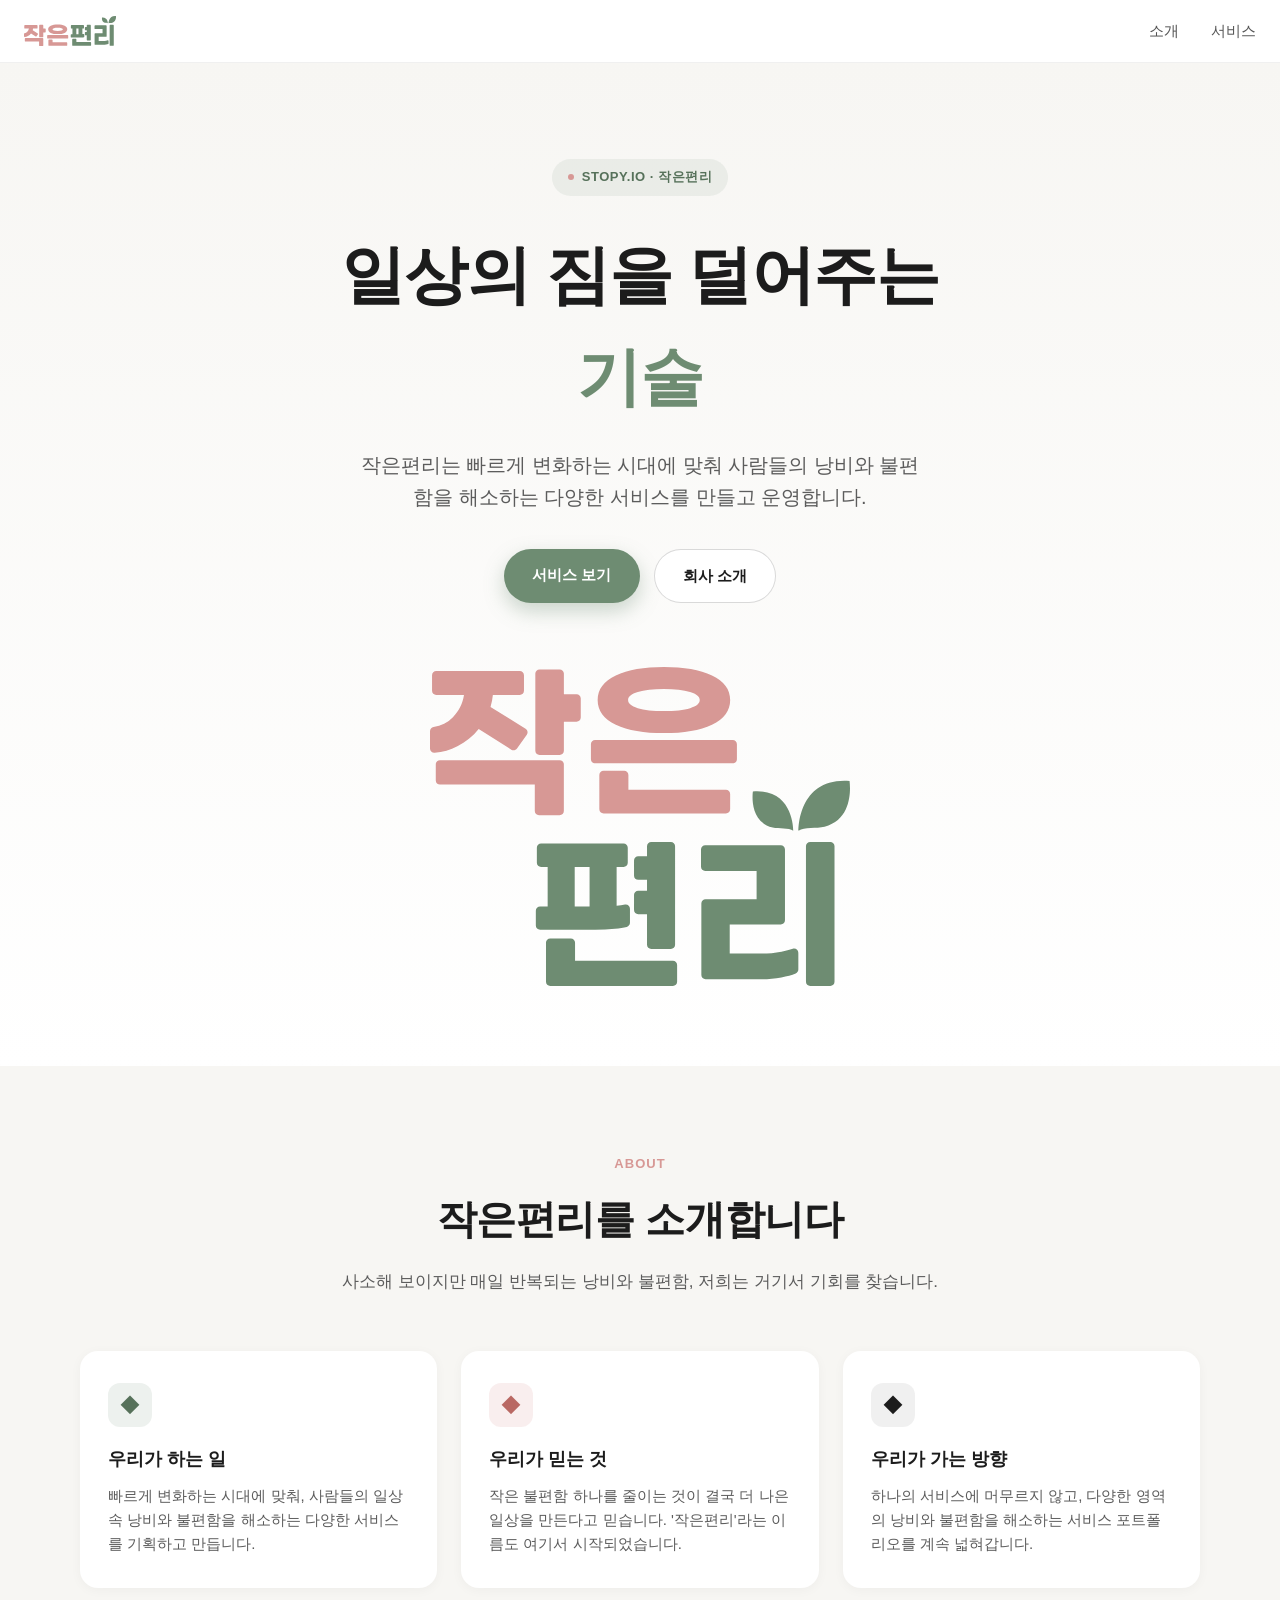
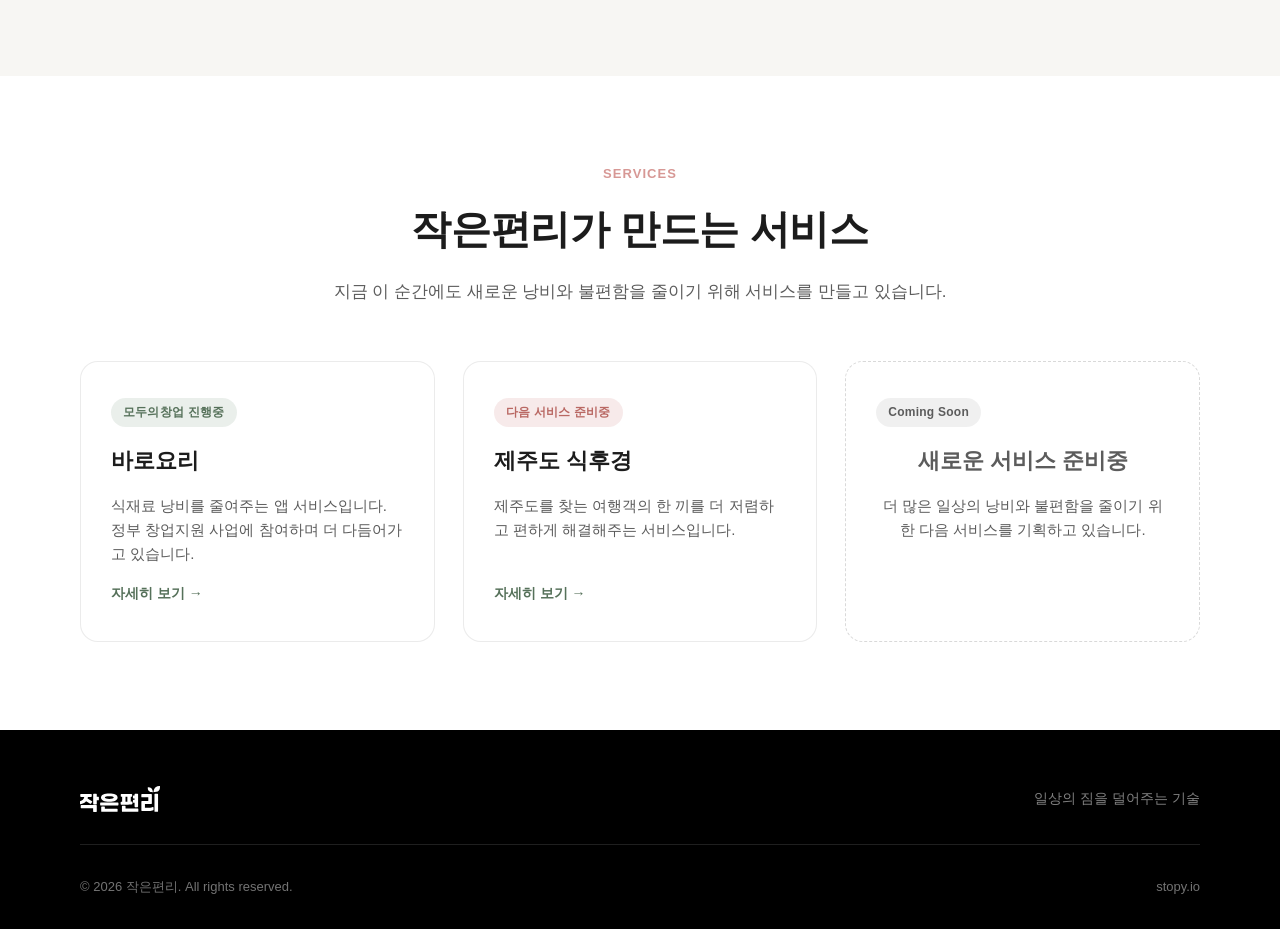
<file: index.html>
<!DOCTYPE html>
<html lang="ko">
<head>
<meta charset="UTF-8" />
<meta name="viewport" content="width=device-width, initial-scale=1.0" />
<title>작은편리 — 일상의 짐을 덜어주는 기술</title>
<meta name="description" content="작은편리는 빠르게 변화하는 시대에 맞춰 사람들의 낭비와 불편함을 해소하는 다양한 서비스를 만들고 운영하는 회사입니다." />
<link rel="icon" type="image/svg+xml" href="/assets/logo-vertical.svg" />
<link rel="stylesheet" href="/styles.css" />
</head>
<body>

<header>
  <div class="nav">
    <a href="/#top">
      <img class="logo" src="/assets/logo-horizontal.svg" alt="작은편리 로고" />
    </a>
    <nav class="nav-links" id="navLinks">
      <a href="#about">소개</a>
      <a href="#services">서비스</a>
    </nav>
    <button class="menu-toggle" id="menuToggle" aria-label="메뉴 열기">
      <span></span><span></span><span></span>
    </button>
  </div>
</header>

<main id="top">
  <section class="hero">
    <div class="eyebrow">STOPY.IO · 작은편리</div>
    <h1>일상의 짐을 덜어주는<br /><span class="accent">기술</span></h1>
    <p>작은편리는 빠르게 변화하는 시대에 맞춰 사람들의 낭비와 불편함을 해소하는
      다양한 서비스를 만들고 운영합니다.</p>
    <div class="hero-actions">
      <a class="btn btn-primary" href="#services">서비스 보기</a>
      <a class="btn btn-secondary" href="#about">회사 소개</a>
    </div>
    <img class="hero-logo" src="/assets/logo-vertical.svg" alt="작은편리" />
  </section>

  <section class="about" id="about">
    <div class="section-head">
      <div class="section-label">About</div>
      <h2>작은편리를 소개합니다</h2>
      <p>사소해 보이지만 매일 반복되는 낭비와 불편함, 저희는 거기서 기회를 찾습니다.</p>
    </div>
    <div class="about-grid">
      <div class="about-card">
        <div class="icon">◆</div>
        <h3>우리가 하는 일</h3>
        <p>빠르게 변화하는 시대에 맞춰, 사람들의 일상 속 낭비와 불편함을 해소하는
          다양한 서비스를 기획하고 만듭니다.</p>
      </div>
      <div class="about-card">
        <div class="icon">◆</div>
        <h3>우리가 믿는 것</h3>
        <p>작은 불편함 하나를 줄이는 것이 결국 더 나은 일상을 만든다고 믿습니다.
          '작은편리'라는 이름도 여기서 시작되었습니다.</p>
      </div>
      <div class="about-card">
        <div class="icon">◆</div>
        <h3>우리가 가는 방향</h3>
        <p>하나의 서비스에 머무르지 않고, 다양한 영역의 낭비와 불편함을 해소하는
          서비스 포트폴리오를 계속 넓혀갑니다.</p>
      </div>
    </div>
  </section>

  <section class="services" id="services">
    <div class="section-head">
      <div class="section-label">Services</div>
      <h2>작은편리가 만드는 서비스</h2>
      <p>지금 이 순간에도 새로운 낭비와 불편함을 줄이기 위해 서비스를 만들고 있습니다.</p>
    </div>
    <div class="services-grid">
      <a class="service-card" href="/baroyori/">
        <span class="service-tag tag-green">모두의창업 진행중</span>
        <h3>바로요리</h3>
        <p>식재료 낭비를 줄여주는 앱 서비스입니다. 정부 창업지원 사업에 참여하며
          더 다듬어가고 있습니다.</p>
        <span class="service-more">자세히 보기 →</span>
      </a>
      <a class="service-card" href="/jejusikhugyeong/">
        <span class="service-tag tag-rose">다음 서비스 준비중</span>
        <h3>제주도 식후경</h3>
        <p>제주도를 찾는 여행객의 한 끼를 더 저렴하고 편하게 해결해주는
          서비스입니다.</p>
        <span class="service-more">자세히 보기 →</span>
      </a>
      <div class="service-card soon">
        <span class="service-tag tag-soon">Coming Soon</span>
        <h3>새로운 서비스 준비중</h3>
        <p>더 많은 일상의 낭비와 불편함을 줄이기 위한 다음 서비스를 기획하고 있습니다.</p>
      </div>
    </div>
  </section>
</main>

<footer>
  <div class="footer-top">
    <img class="footer-logo" src="/assets/logo-horizontal.svg" alt="작은편리" />
    <div class="footer-tagline">일상의 짐을 덜어주는 기술</div>
  </div>
  <div class="footer-bottom">
    <span>© <span id="year"></span> 작은편리. All rights reserved.</span>
    <span>stopy.io</span>
  </div>
</footer>

<script>
  document.getElementById('year').textContent = new Date().getFullYear();
  const menuToggle = document.getElementById('menuToggle');
  const navLinks = document.getElementById('navLinks');
  menuToggle.addEventListener('click', () => {
    navLinks.classList.toggle('open');
  });
  navLinks.querySelectorAll('a').forEach((link) => {
    link.addEventListener('click', () => navLinks.classList.remove('open'));
  });
</script>

</body>
</html>
</file>
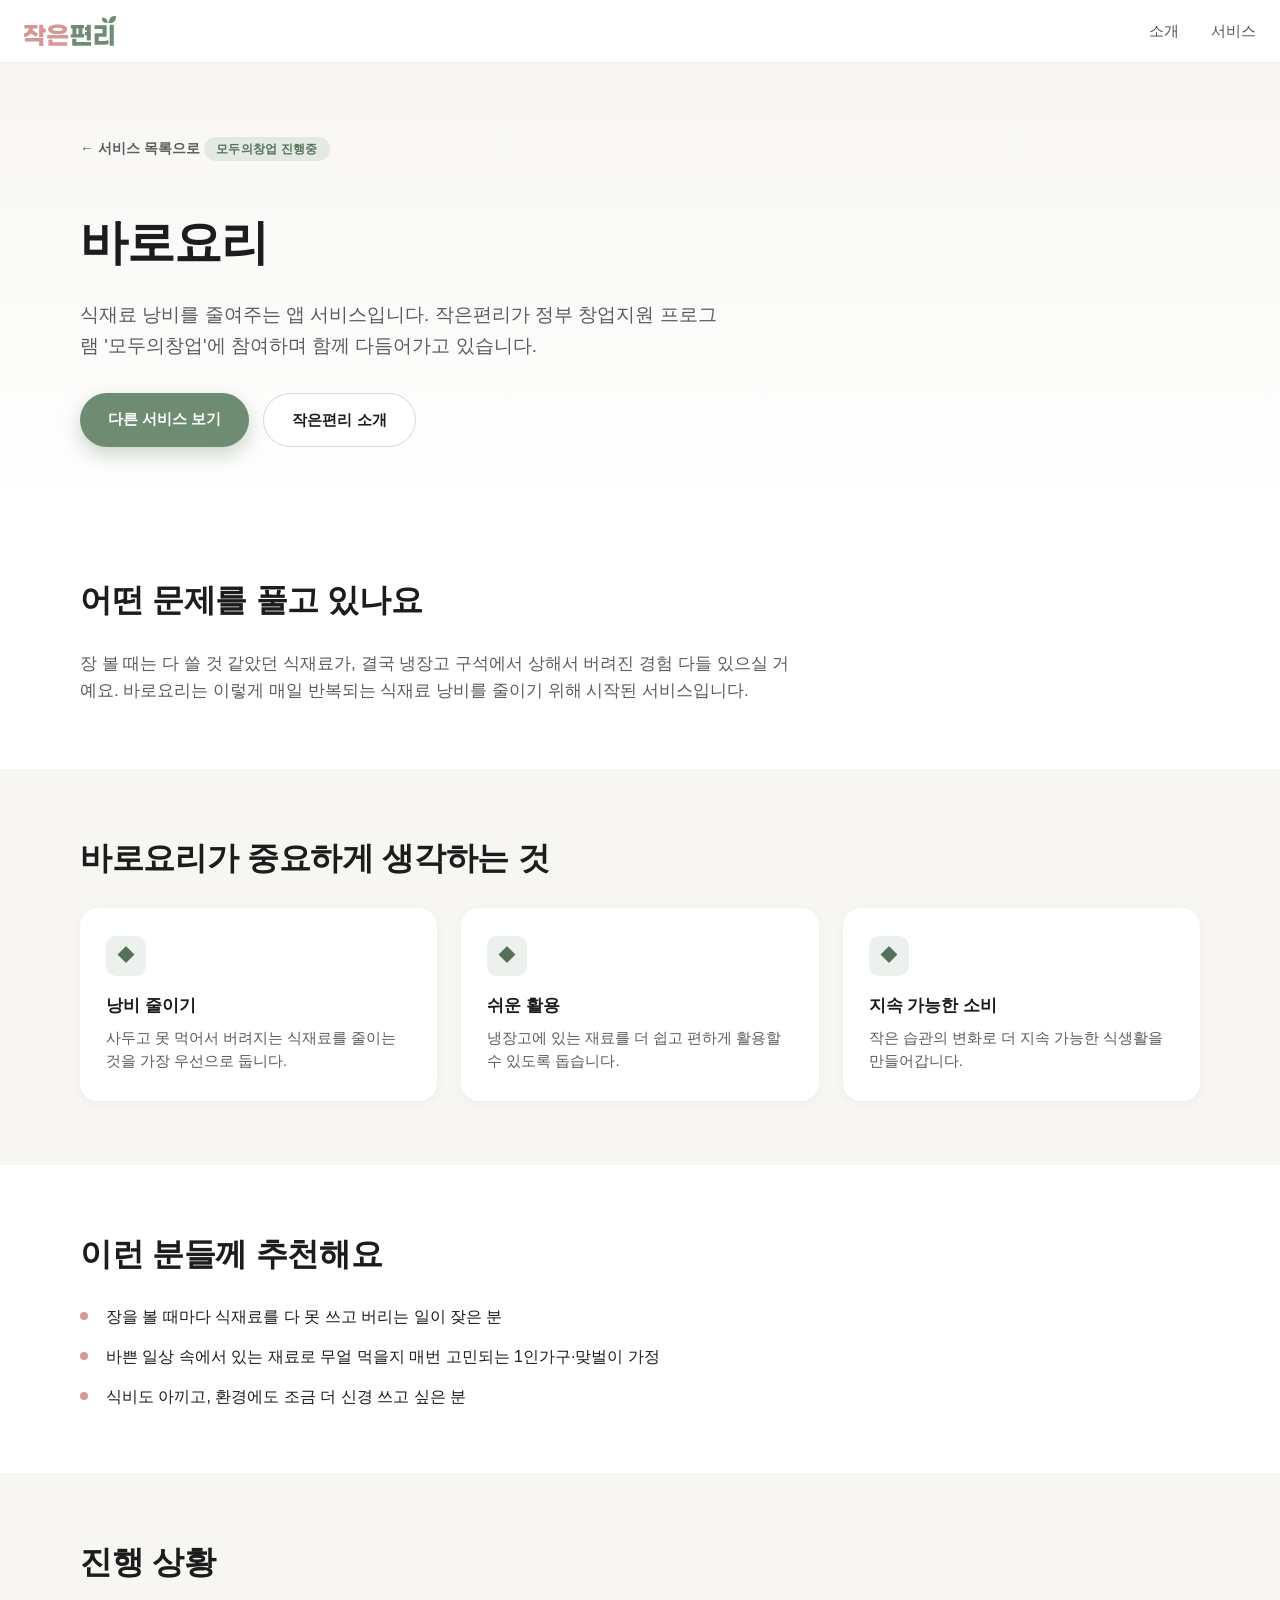
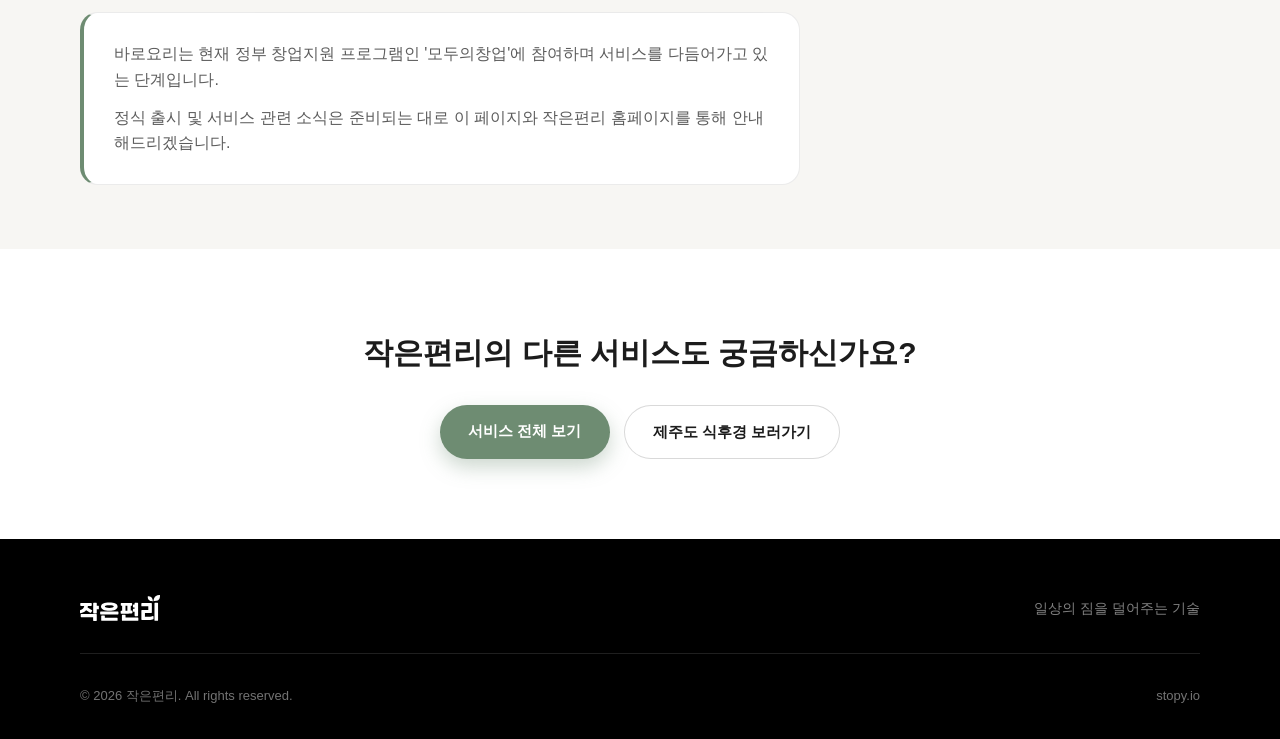
<file: baroyori/index.html>
<!DOCTYPE html>
<html lang="ko">
<head>
<meta charset="UTF-8" />
<meta name="viewport" content="width=device-width, initial-scale=1.0" />
<title>바로요리 — 작은편리</title>
<meta name="description" content="바로요리는 식재료 낭비를 줄여주는 앱 서비스입니다. 작은편리가 모두의창업 프로그램에 참여하며 만들어가고 있습니다." />
<link rel="icon" type="image/svg+xml" href="/assets/logo-vertical.svg" />
<link rel="stylesheet" href="/styles.css" />
</head>
<body>

<header>
  <div class="nav">
    <a href="/#top">
      <img class="logo" src="/assets/logo-horizontal.svg" alt="작은편리 로고" />
    </a>
    <nav class="nav-links" id="navLinks">
      <a href="/#about">소개</a>
      <a href="/#services">서비스</a>
    </nav>
    <button class="menu-toggle" id="menuToggle" aria-label="메뉴 열기">
      <span></span><span></span><span></span>
    </button>
  </div>
</header>

<main id="top">
  <section class="detail-hero">
    <div class="detail-hero-inner">
      <a class="detail-back" href="/#services">← 서비스 목록으로</a>
      <span class="service-tag tag-green">모두의창업 진행중</span>
      <h1>바로요리</h1>
      <p class="lead">식재료 낭비를 줄여주는 앱 서비스입니다. 작은편리가 정부 창업지원
        프로그램 '모두의창업'에 참여하며 함께 다듬어가고 있습니다.</p>
      <div class="detail-hero-actions">
        <a class="btn btn-primary" href="/#services">다른 서비스 보기</a>
        <a class="btn btn-secondary" href="/#about">작은편리 소개</a>
      </div>
    </div>
  </section>

  <section class="detail-section">
    <div class="detail-section-inner">
      <h2>어떤 문제를 풀고 있나요</h2>
      <p class="detail-copy">장 볼 때는 다 쓸 것 같았던 식재료가, 결국 냉장고 구석에서
        상해서 버려진 경험 다들 있으실 거예요. 바로요리는 이렇게 매일 반복되는
        식재료 낭비를 줄이기 위해 시작된 서비스입니다.</p>
    </div>
  </section>

  <section class="detail-section bg-soft">
    <div class="detail-section-inner">
      <h2>바로요리가 중요하게 생각하는 것</h2>
      <div class="value-grid">
        <div class="value-card">
          <div class="icon">◆</div>
          <h3>낭비 줄이기</h3>
          <p>사두고 못 먹어서 버려지는 식재료를 줄이는 것을 가장 우선으로 둡니다.</p>
        </div>
        <div class="value-card">
          <div class="icon">◆</div>
          <h3>쉬운 활용</h3>
          <p>냉장고에 있는 재료를 더 쉽고 편하게 활용할 수 있도록 돕습니다.</p>
        </div>
        <div class="value-card">
          <div class="icon">◆</div>
          <h3>지속 가능한 소비</h3>
          <p>작은 습관의 변화로 더 지속 가능한 식생활을 만들어갑니다.</p>
        </div>
      </div>
    </div>
  </section>

  <section class="detail-section">
    <div class="detail-section-inner">
      <h2>이런 분들께 추천해요</h2>
      <ul class="target-list">
        <li>장을 볼 때마다 식재료를 다 못 쓰고 버리는 일이 잦은 분</li>
        <li>바쁜 일상 속에서 있는 재료로 무얼 먹을지 매번 고민되는 1인가구·맞벌이 가정</li>
        <li>식비도 아끼고, 환경에도 조금 더 신경 쓰고 싶은 분</li>
      </ul>
    </div>
  </section>

  <section class="detail-section bg-soft">
    <div class="detail-section-inner">
      <h2>진행 상황</h2>
      <div class="status-box">
        <p>바로요리는 현재 정부 창업지원 프로그램인 '모두의창업'에 참여하며
          서비스를 다듬어가고 있는 단계입니다.</p>
        <p>정식 출시 및 서비스 관련 소식은 준비되는 대로 이 페이지와 작은편리
          홈페이지를 통해 안내해드리겠습니다.</p>
      </div>
    </div>
  </section>

  <section class="detail-cta">
    <h2>작은편리의 다른 서비스도 궁금하신가요?</h2>
    <div class="hero-actions">
      <a class="btn btn-primary" href="/#services">서비스 전체 보기</a>
      <a class="btn btn-secondary" href="/jejusikhugyeong/">제주도 식후경 보러가기</a>
    </div>
  </section>
</main>

<footer>
  <div class="footer-top">
    <img class="footer-logo" src="/assets/logo-horizontal.svg" alt="작은편리" />
    <div class="footer-tagline">일상의 짐을 덜어주는 기술</div>
  </div>
  <div class="footer-bottom">
    <span>© <span id="year"></span> 작은편리. All rights reserved.</span>
    <span>stopy.io</span>
  </div>
</footer>

<script>
  document.getElementById('year').textContent = new Date().getFullYear();
  const menuToggle = document.getElementById('menuToggle');
  const navLinks = document.getElementById('navLinks');
  menuToggle.addEventListener('click', () => {
    navLinks.classList.toggle('open');
  });
  navLinks.querySelectorAll('a').forEach((link) => {
    link.addEventListener('click', () => navLinks.classList.remove('open'));
  });
</script>

</body>
</html>
</file>
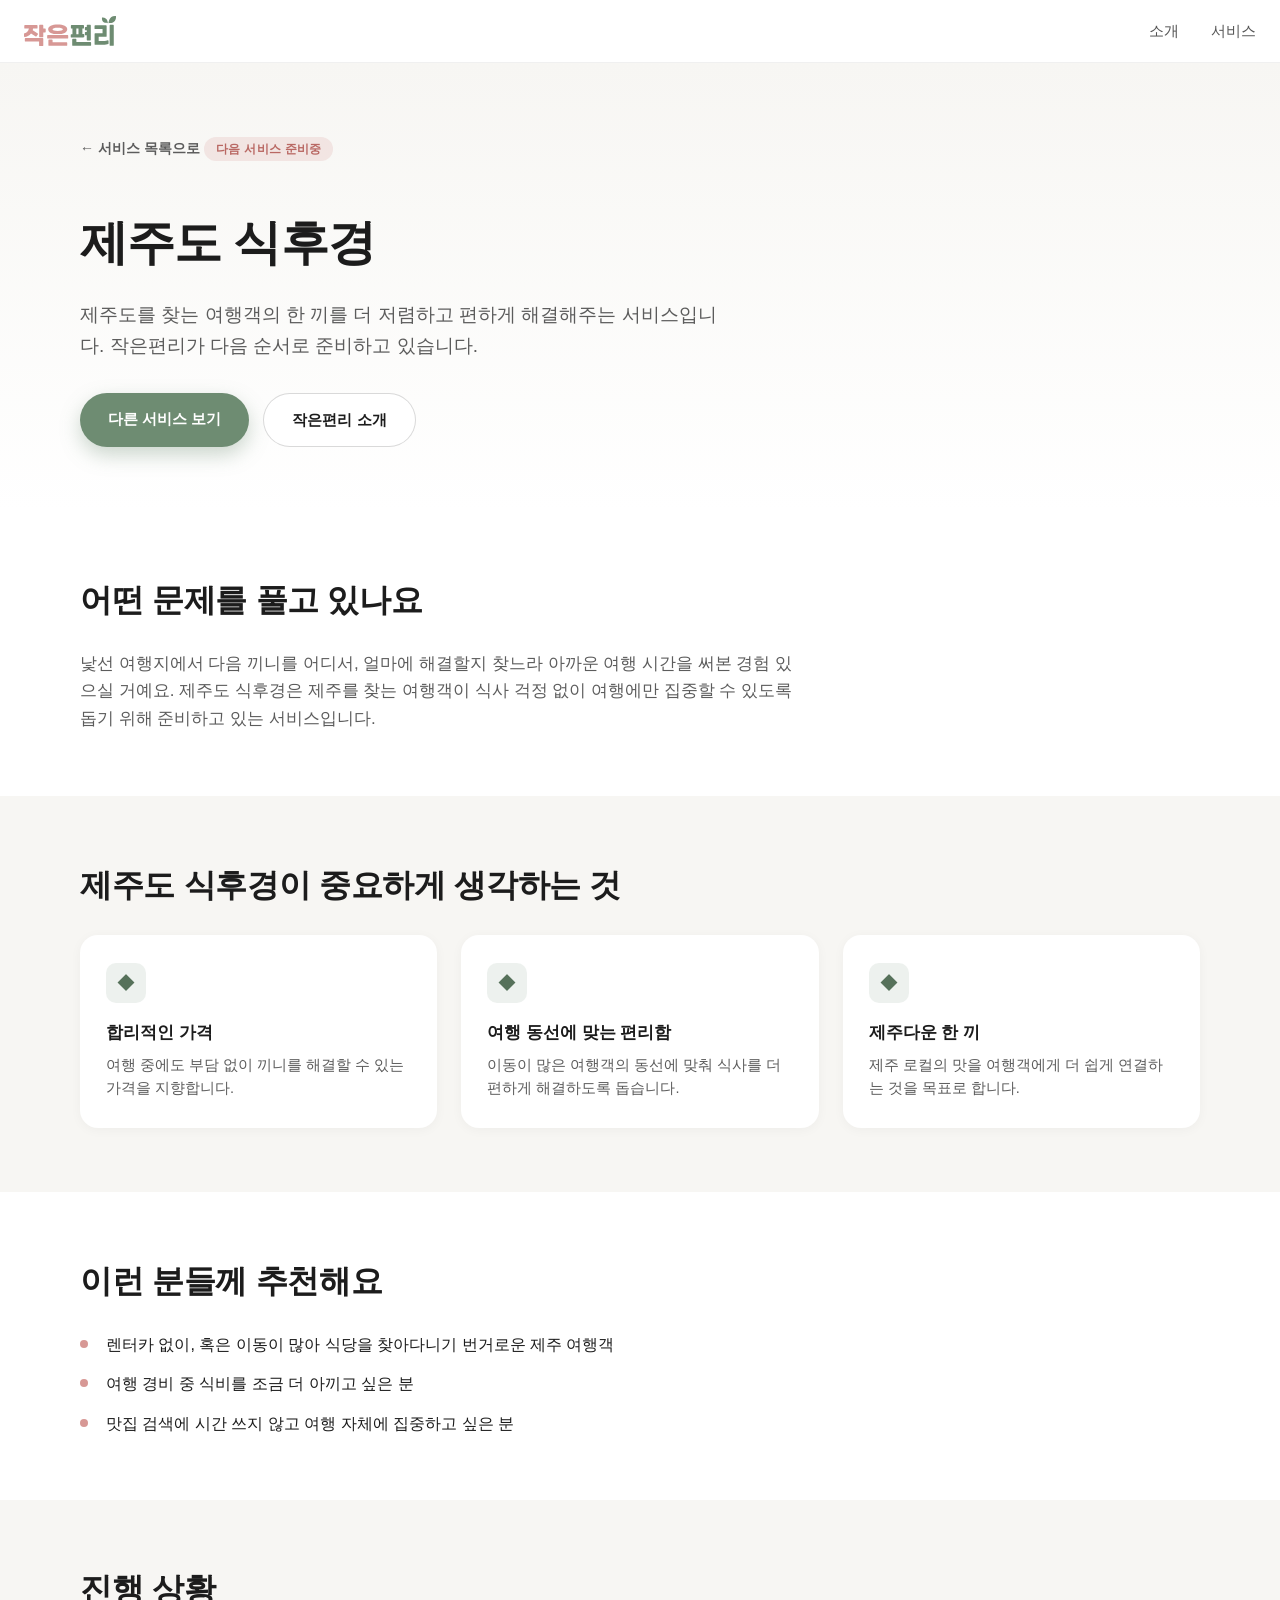
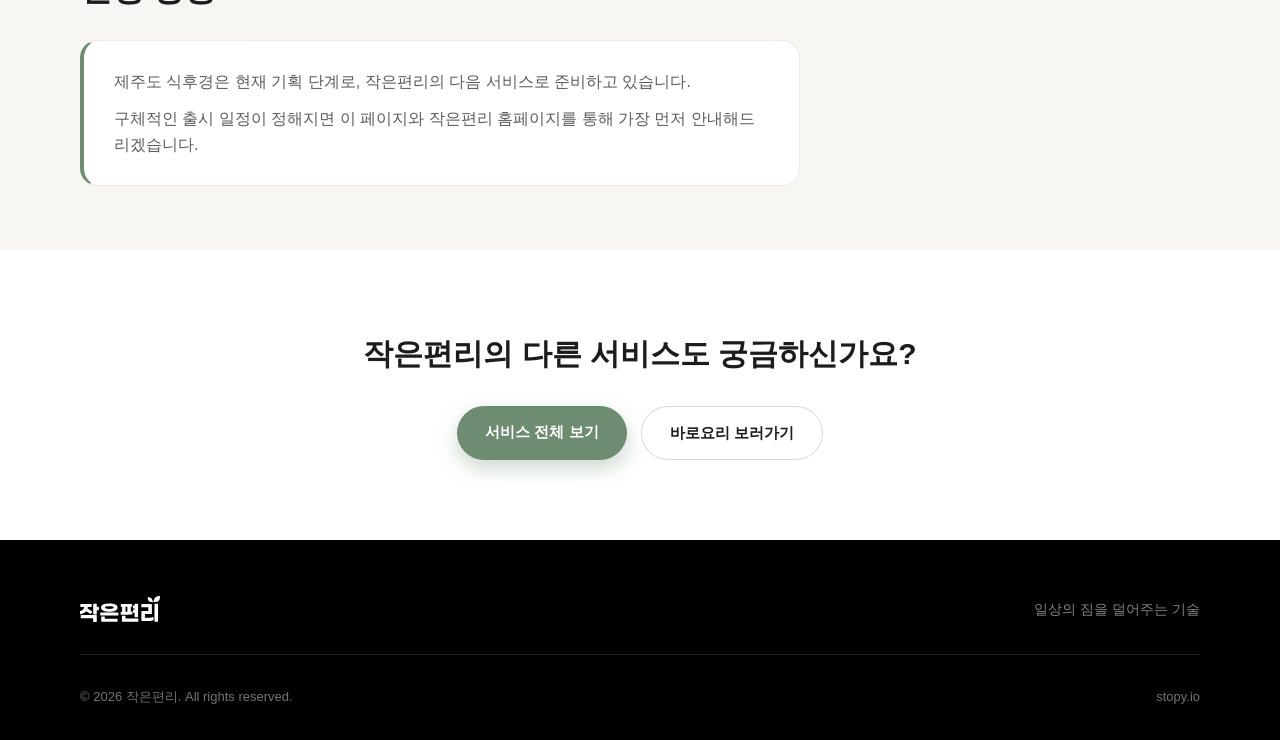
<file: jejusikhugyeong/index.html>
<!DOCTYPE html>
<html lang="ko">
<head>
<meta charset="UTF-8" />
<meta name="viewport" content="width=device-width, initial-scale=1.0" />
<title>제주도 식후경 — 작은편리</title>
<meta name="description" content="제주도 식후경은 제주도를 찾는 여행객의 한 끼를 더 저렴하고 편하게 해결해주는 작은편리의 서비스입니다." />
<link rel="icon" type="image/svg+xml" href="/assets/logo-vertical.svg" />
<link rel="stylesheet" href="/styles.css" />
</head>
<body>

<header>
  <div class="nav">
    <a href="/#top">
      <img class="logo" src="/assets/logo-horizontal.svg" alt="작은편리 로고" />
    </a>
    <nav class="nav-links" id="navLinks">
      <a href="/#about">소개</a>
      <a href="/#services">서비스</a>
    </nav>
    <button class="menu-toggle" id="menuToggle" aria-label="메뉴 열기">
      <span></span><span></span><span></span>
    </button>
  </div>
</header>

<main id="top">
  <section class="detail-hero">
    <div class="detail-hero-inner">
      <a class="detail-back" href="/#services">← 서비스 목록으로</a>
      <span class="service-tag tag-rose">다음 서비스 준비중</span>
      <h1>제주도 식후경</h1>
      <p class="lead">제주도를 찾는 여행객의 한 끼를 더 저렴하고 편하게 해결해주는
        서비스입니다. 작은편리가 다음 순서로 준비하고 있습니다.</p>
      <div class="detail-hero-actions">
        <a class="btn btn-primary" href="/#services">다른 서비스 보기</a>
        <a class="btn btn-secondary" href="/#about">작은편리 소개</a>
      </div>
    </div>
  </section>

  <section class="detail-section">
    <div class="detail-section-inner">
      <h2>어떤 문제를 풀고 있나요</h2>
      <p class="detail-copy">낯선 여행지에서 다음 끼니를 어디서, 얼마에 해결할지
        찾느라 아까운 여행 시간을 써본 경험 있으실 거예요. 제주도 식후경은 제주를
        찾는 여행객이 식사 걱정 없이 여행에만 집중할 수 있도록 돕기 위해
        준비하고 있는 서비스입니다.</p>
    </div>
  </section>

  <section class="detail-section bg-soft">
    <div class="detail-section-inner">
      <h2>제주도 식후경이 중요하게 생각하는 것</h2>
      <div class="value-grid">
        <div class="value-card">
          <div class="icon">◆</div>
          <h3>합리적인 가격</h3>
          <p>여행 중에도 부담 없이 끼니를 해결할 수 있는 가격을 지향합니다.</p>
        </div>
        <div class="value-card">
          <div class="icon">◆</div>
          <h3>여행 동선에 맞는 편리함</h3>
          <p>이동이 많은 여행객의 동선에 맞춰 식사를 더 편하게 해결하도록 돕습니다.</p>
        </div>
        <div class="value-card">
          <div class="icon">◆</div>
          <h3>제주다운 한 끼</h3>
          <p>제주 로컬의 맛을 여행객에게 더 쉽게 연결하는 것을 목표로 합니다.</p>
        </div>
      </div>
    </div>
  </section>

  <section class="detail-section">
    <div class="detail-section-inner">
      <h2>이런 분들께 추천해요</h2>
      <ul class="target-list">
        <li>렌터카 없이, 혹은 이동이 많아 식당을 찾아다니기 번거로운 제주 여행객</li>
        <li>여행 경비 중 식비를 조금 더 아끼고 싶은 분</li>
        <li>맛집 검색에 시간 쓰지 않고 여행 자체에 집중하고 싶은 분</li>
      </ul>
    </div>
  </section>

  <section class="detail-section bg-soft">
    <div class="detail-section-inner">
      <h2>진행 상황</h2>
      <div class="status-box">
        <p>제주도 식후경은 현재 기획 단계로, 작은편리의 다음 서비스로 준비하고
          있습니다.</p>
        <p>구체적인 출시 일정이 정해지면 이 페이지와 작은편리 홈페이지를 통해
          가장 먼저 안내해드리겠습니다.</p>
      </div>
    </div>
  </section>

  <section class="detail-cta">
    <h2>작은편리의 다른 서비스도 궁금하신가요?</h2>
    <div class="hero-actions">
      <a class="btn btn-primary" href="/#services">서비스 전체 보기</a>
      <a class="btn btn-secondary" href="/baroyori/">바로요리 보러가기</a>
    </div>
  </section>
</main>

<footer>
  <div class="footer-top">
    <img class="footer-logo" src="/assets/logo-horizontal.svg" alt="작은편리" />
    <div class="footer-tagline">일상의 짐을 덜어주는 기술</div>
  </div>
  <div class="footer-bottom">
    <span>© <span id="year"></span> 작은편리. All rights reserved.</span>
    <span>stopy.io</span>
  </div>
</footer>

<script>
  document.getElementById('year').textContent = new Date().getFullYear();
  const menuToggle = document.getElementById('menuToggle');
  const navLinks = document.getElementById('navLinks');
  menuToggle.addEventListener('click', () => {
    navLinks.classList.toggle('open');
  });
  navLinks.querySelectorAll('a').forEach((link) => {
    link.addEventListener('click', () => navLinks.classList.remove('open'));
  });
</script>

</body>
</html>
</file>
<file: styles.css>
:root {
  --green: #6e8c72;
  --green-dark: #56715a;
  --rose: #d79895;
  --white: #ffffff;
  --black: #000000;
  --ink: #1c1c1c;
  --muted: #5c5c5c;
  --bg-soft: #f7f6f3;
  --max-width: 1120px;
  --radius: 18px;
}

* {
  box-sizing: border-box;
}

html {
  scroll-behavior: smooth;
}

body {
  margin: 0;
  font-family: "Pretendard", "Apple SD Gothic Neo", "Noto Sans KR", -apple-system,
    BlinkMacSystemFont, "Segoe UI", sans-serif;
  color: var(--ink);
  background: var(--white);
  line-height: 1.6;
  -webkit-font-smoothing: antialiased;
}

img {
  max-width: 100%;
  display: block;
}

a {
  color: inherit;
  text-decoration: none;
}

.wrap {
  max-width: var(--max-width);
  margin: 0 auto;
  padding: 0 24px;
}

/* Header */
header {
  position: sticky;
  top: 0;
  z-index: 50;
  background: rgba(255, 255, 255, 0.9);
  backdrop-filter: saturate(180%) blur(10px);
  border-bottom: 1px solid rgba(0, 0, 0, 0.06);
}

.nav {
  display: flex;
  align-items: center;
  justify-content: space-between;
  padding: 16px 24px;
}

.nav .logo {
  height: 30px;
}

.nav-links {
  display: flex;
  gap: 32px;
  font-size: 15px;
  font-weight: 500;
}

.nav-links a {
  color: var(--ink);
  opacity: 0.75;
  transition: opacity 0.2s ease;
}

.nav-links a:hover {
  opacity: 1;
}

.nav-cta {
  background: var(--green);
  color: var(--white);
  padding: 10px 20px;
  border-radius: 999px;
  font-size: 14px;
  font-weight: 600;
  white-space: nowrap;
}

.menu-toggle {
  display: none;
  background: none;
  border: none;
  cursor: pointer;
  padding: 8px;
}

.menu-toggle span {
  display: block;
  width: 22px;
  height: 2px;
  background: var(--black);
  margin: 5px 0;
  transition: transform 0.2s ease, opacity 0.2s ease;
}

/* Hero */
.hero {
  padding: 96px 24px 80px;
  text-align: center;
  background: linear-gradient(180deg, var(--bg-soft) 0%, var(--white) 100%);
}

.eyebrow {
  display: inline-flex;
  align-items: center;
  gap: 8px;
  font-size: 13px;
  font-weight: 600;
  letter-spacing: 0.04em;
  color: var(--green-dark);
  background: rgba(110, 140, 114, 0.1);
  padding: 8px 16px;
  border-radius: 999px;
  margin-bottom: 28px;
}

.eyebrow::before {
  content: "";
  width: 6px;
  height: 6px;
  border-radius: 50%;
  background: var(--rose);
}

.hero h1 {
  font-size: clamp(36px, 6vw, 64px);
  font-weight: 800;
  letter-spacing: -0.02em;
  margin: 0 0 20px;
}

.hero h1 .accent {
  color: var(--green);
}

.hero p {
  font-size: clamp(16px, 2vw, 20px);
  color: var(--muted);
  max-width: 560px;
  margin: 0 auto 36px;
}

.hero-actions {
  display: flex;
  gap: 14px;
  justify-content: center;
  flex-wrap: wrap;
}

.btn {
  display: inline-block;
  padding: 14px 28px;
  border-radius: 999px;
  font-weight: 600;
  font-size: 15px;
  transition: transform 0.2s ease, box-shadow 0.2s ease;
}

.btn-primary {
  background: var(--green);
  color: var(--white);
  box-shadow: 0 8px 20px rgba(110, 140, 114, 0.35);
}

.btn-primary:hover {
  transform: translateY(-2px);
}

.btn-secondary {
  background: var(--white);
  color: var(--ink);
  border: 1px solid rgba(0, 0, 0, 0.15);
}

.btn-secondary:hover {
  border-color: var(--ink);
}

.hero-logo {
  margin: 64px auto 0;
  max-width: 420px;
}

/* Sections */
section {
  padding: 88px 24px;
}

.section-head {
  text-align: center;
  max-width: 640px;
  margin: 0 auto 56px;
}

.section-label {
  font-size: 13px;
  font-weight: 700;
  letter-spacing: 0.08em;
  text-transform: uppercase;
  color: var(--rose);
  margin-bottom: 12px;
}

.section-head h2 {
  font-size: clamp(28px, 4vw, 40px);
  font-weight: 800;
  letter-spacing: -0.01em;
  margin: 0 0 16px;
}

.section-head p {
  color: var(--muted);
  font-size: 17px;
}

/* About */
.about {
  background: var(--bg-soft);
}

.about-grid {
  display: grid;
  grid-template-columns: repeat(3, 1fr);
  gap: 24px;
  max-width: var(--max-width);
  margin: 0 auto;
}

.about-card {
  background: var(--white);
  border-radius: var(--radius);
  padding: 32px 28px;
  box-shadow: 0 2px 12px rgba(0, 0, 0, 0.04);
}

.about-card .icon {
  width: 44px;
  height: 44px;
  border-radius: 12px;
  display: flex;
  align-items: center;
  justify-content: center;
  font-size: 20px;
  margin-bottom: 18px;
  background: rgba(110, 140, 114, 0.12);
  color: var(--green-dark);
}

.about-card:nth-child(2) .icon {
  background: rgba(215, 152, 149, 0.16);
  color: #b96863;
}

.about-card:nth-child(3) .icon {
  background: rgba(0, 0, 0, 0.06);
  color: var(--ink);
}

.about-card h3 {
  font-size: 18px;
  font-weight: 700;
  margin: 0 0 10px;
}

.about-card p {
  color: var(--muted);
  font-size: 15px;
  margin: 0;
}

/* Services */
.services-grid {
  display: grid;
  grid-template-columns: repeat(3, 1fr);
  gap: 28px;
  max-width: var(--max-width);
  margin: 0 auto;
}

.service-card {
  border-radius: var(--radius);
  padding: 36px 30px;
  background: var(--white);
  border: 1px solid rgba(0, 0, 0, 0.08);
  display: flex;
  flex-direction: column;
  gap: 16px;
  transition: transform 0.2s ease, box-shadow 0.2s ease;
}

.service-card:hover {
  transform: translateY(-4px);
  box-shadow: 0 16px 32px rgba(0, 0, 0, 0.08);
}

.service-tag {
  align-self: flex-start;
  font-size: 12px;
  font-weight: 700;
  padding: 5px 12px;
  border-radius: 999px;
  letter-spacing: 0.02em;
}

.tag-green {
  background: rgba(110, 140, 114, 0.14);
  color: var(--green-dark);
}

.tag-rose {
  background: rgba(215, 152, 149, 0.2);
  color: #b96863;
}

.tag-soon {
  background: rgba(0, 0, 0, 0.06);
  color: var(--muted);
}

.service-card h3 {
  font-size: 22px;
  font-weight: 800;
  margin: 0;
}

.service-card p {
  color: var(--muted);
  font-size: 15px;
  margin: 0;
  flex-grow: 1;
}

.service-card.soon {
  border-style: dashed;
  border-color: rgba(0, 0, 0, 0.15);
  align-items: center;
  justify-content: center;
  text-align: center;
  color: var(--muted);
}

.service-card.soon h3 {
  color: var(--muted);
}

.service-more {
  font-size: 14px;
  font-weight: 700;
  color: var(--green-dark);
  margin-top: auto;
  display: inline-block;
  transition: transform 0.2s ease;
}

.service-card:hover .service-more {
  transform: translateX(4px);
}

/* ============ Service detail pages ============ */
.detail-back {
  display: inline-flex;
  align-items: center;
  gap: 6px;
  font-size: 14px;
  font-weight: 600;
  color: var(--muted);
  margin-bottom: 28px;
  transition: color 0.2s ease;
}

.detail-back:hover {
  color: var(--ink);
}

.detail-hero {
  padding: 72px 24px 64px;
  background: linear-gradient(180deg, var(--bg-soft) 0%, var(--white) 100%);
}

.detail-hero-inner {
  max-width: var(--max-width);
  margin: 0 auto;
}

.detail-hero h1 {
  font-size: clamp(30px, 5vw, 48px);
  font-weight: 800;
  letter-spacing: -0.02em;
  margin: 18px 0 18px;
}

.detail-hero .lead {
  font-size: clamp(16px, 2vw, 19px);
  color: var(--muted);
  max-width: 640px;
  margin: 0 0 32px;
}

.detail-hero-actions {
  display: flex;
  gap: 14px;
  flex-wrap: wrap;
}

.detail-section {
  padding: 64px 24px;
}

.detail-section.bg-soft {
  background: var(--bg-soft);
}

.detail-section-inner {
  max-width: var(--max-width);
  margin: 0 auto;
}

.detail-section h2 {
  font-size: clamp(24px, 3vw, 32px);
  font-weight: 800;
  letter-spacing: -0.01em;
  margin: 0 0 24px;
}

.detail-section > .detail-section-inner > p.detail-copy {
  color: var(--muted);
  font-size: 17px;
  max-width: 720px;
  margin: 0;
}

.value-grid {
  display: grid;
  grid-template-columns: repeat(3, 1fr);
  gap: 24px;
}

.value-card {
  background: var(--white);
  border-radius: var(--radius);
  padding: 28px 26px;
  box-shadow: 0 2px 12px rgba(0, 0, 0, 0.04);
}

.value-card .icon {
  width: 40px;
  height: 40px;
  border-radius: 10px;
  display: flex;
  align-items: center;
  justify-content: center;
  font-size: 18px;
  margin-bottom: 16px;
  background: rgba(110, 140, 114, 0.12);
  color: var(--green-dark);
}

.value-card h3 {
  font-size: 17px;
  font-weight: 700;
  margin: 0 0 8px;
}

.value-card p {
  color: var(--muted);
  font-size: 14.5px;
  margin: 0;
}

.target-list {
  list-style: none;
  padding: 0;
  margin: 0;
  display: grid;
  gap: 14px;
  max-width: 640px;
}

.target-list li {
  position: relative;
  padding-left: 26px;
  color: var(--ink);
  font-size: 16px;
}

.target-list li::before {
  content: "";
  position: absolute;
  left: 0;
  top: 8px;
  width: 8px;
  height: 8px;
  border-radius: 50%;
  background: var(--rose);
}

.status-box {
  background: var(--white);
  border: 1px solid rgba(0, 0, 0, 0.08);
  border-left: 4px solid var(--green);
  border-radius: var(--radius);
  padding: 28px 30px;
  max-width: 720px;
}

.status-box p {
  margin: 0;
  color: var(--muted);
  font-size: 16px;
}

.status-box p + p {
  margin-top: 12px;
}

.detail-cta {
  text-align: center;
  padding: 80px 24px;
}

.detail-cta h2 {
  font-size: clamp(22px, 3vw, 30px);
  font-weight: 800;
  margin: 0 0 28px;
}

.detail-cta .hero-actions {
  display: flex;
  gap: 14px;
  justify-content: center;
  flex-wrap: wrap;
}

@media (max-width: 860px) {
  .value-grid {
    grid-template-columns: 1fr;
  }
}

/* Footer */
footer {
  background: var(--black);
  color: rgba(255, 255, 255, 0.7);
  padding: 56px 24px 32px;
}

.footer-top {
  display: flex;
  justify-content: space-between;
  align-items: center;
  flex-wrap: wrap;
  gap: 24px;
  max-width: var(--max-width);
  margin: 0 auto 32px;
  padding-bottom: 32px;
  border-bottom: 1px solid rgba(255, 255, 255, 0.12);
}

.footer-logo {
  height: 26px;
  filter: brightness(0) invert(1);
}

.footer-tagline {
  font-size: 14px;
  color: rgba(255, 255, 255, 0.5);
}

.footer-bottom {
  max-width: var(--max-width);
  margin: 0 auto;
  display: flex;
  justify-content: space-between;
  flex-wrap: wrap;
  gap: 12px;
  font-size: 13px;
  color: rgba(255, 255, 255, 0.45);
}

/* Responsive */
@media (max-width: 860px) {
  .about-grid,
  .services-grid {
    grid-template-columns: 1fr;
  }
}

@media (max-width: 720px) {
  .nav-links {
    position: absolute;
    top: 100%;
    left: 0;
    right: 0;
    background: var(--white);
    flex-direction: column;
    gap: 0;
    padding: 8px 24px 16px;
    border-bottom: 1px solid rgba(0, 0, 0, 0.06);
    display: none;
  }

  .nav-links.open {
    display: flex;
  }

  .nav-links a {
    padding: 12px 0;
    border-bottom: 1px solid rgba(0, 0, 0, 0.04);
  }

  .nav-cta {
    display: none;
  }

  .menu-toggle {
    display: block;
  }

  section {
    padding: 64px 20px;
  }
}
</file>
